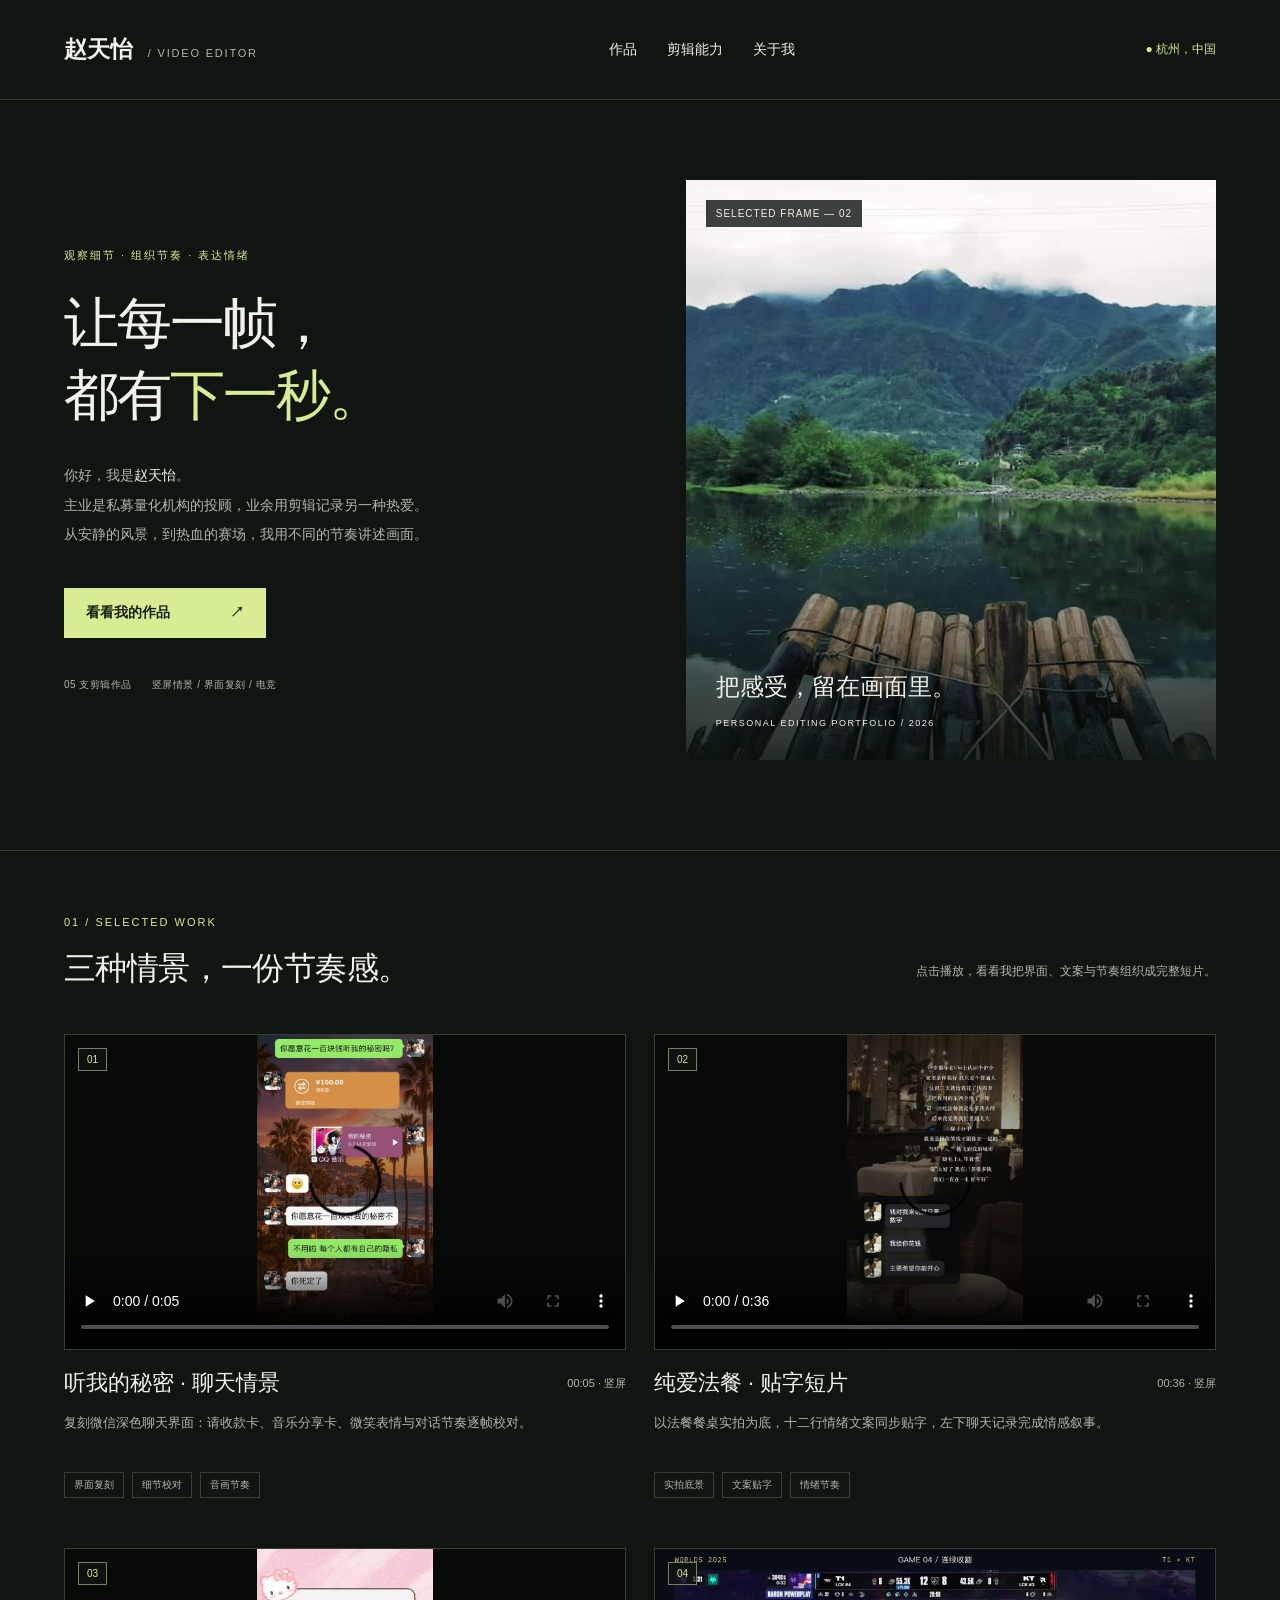
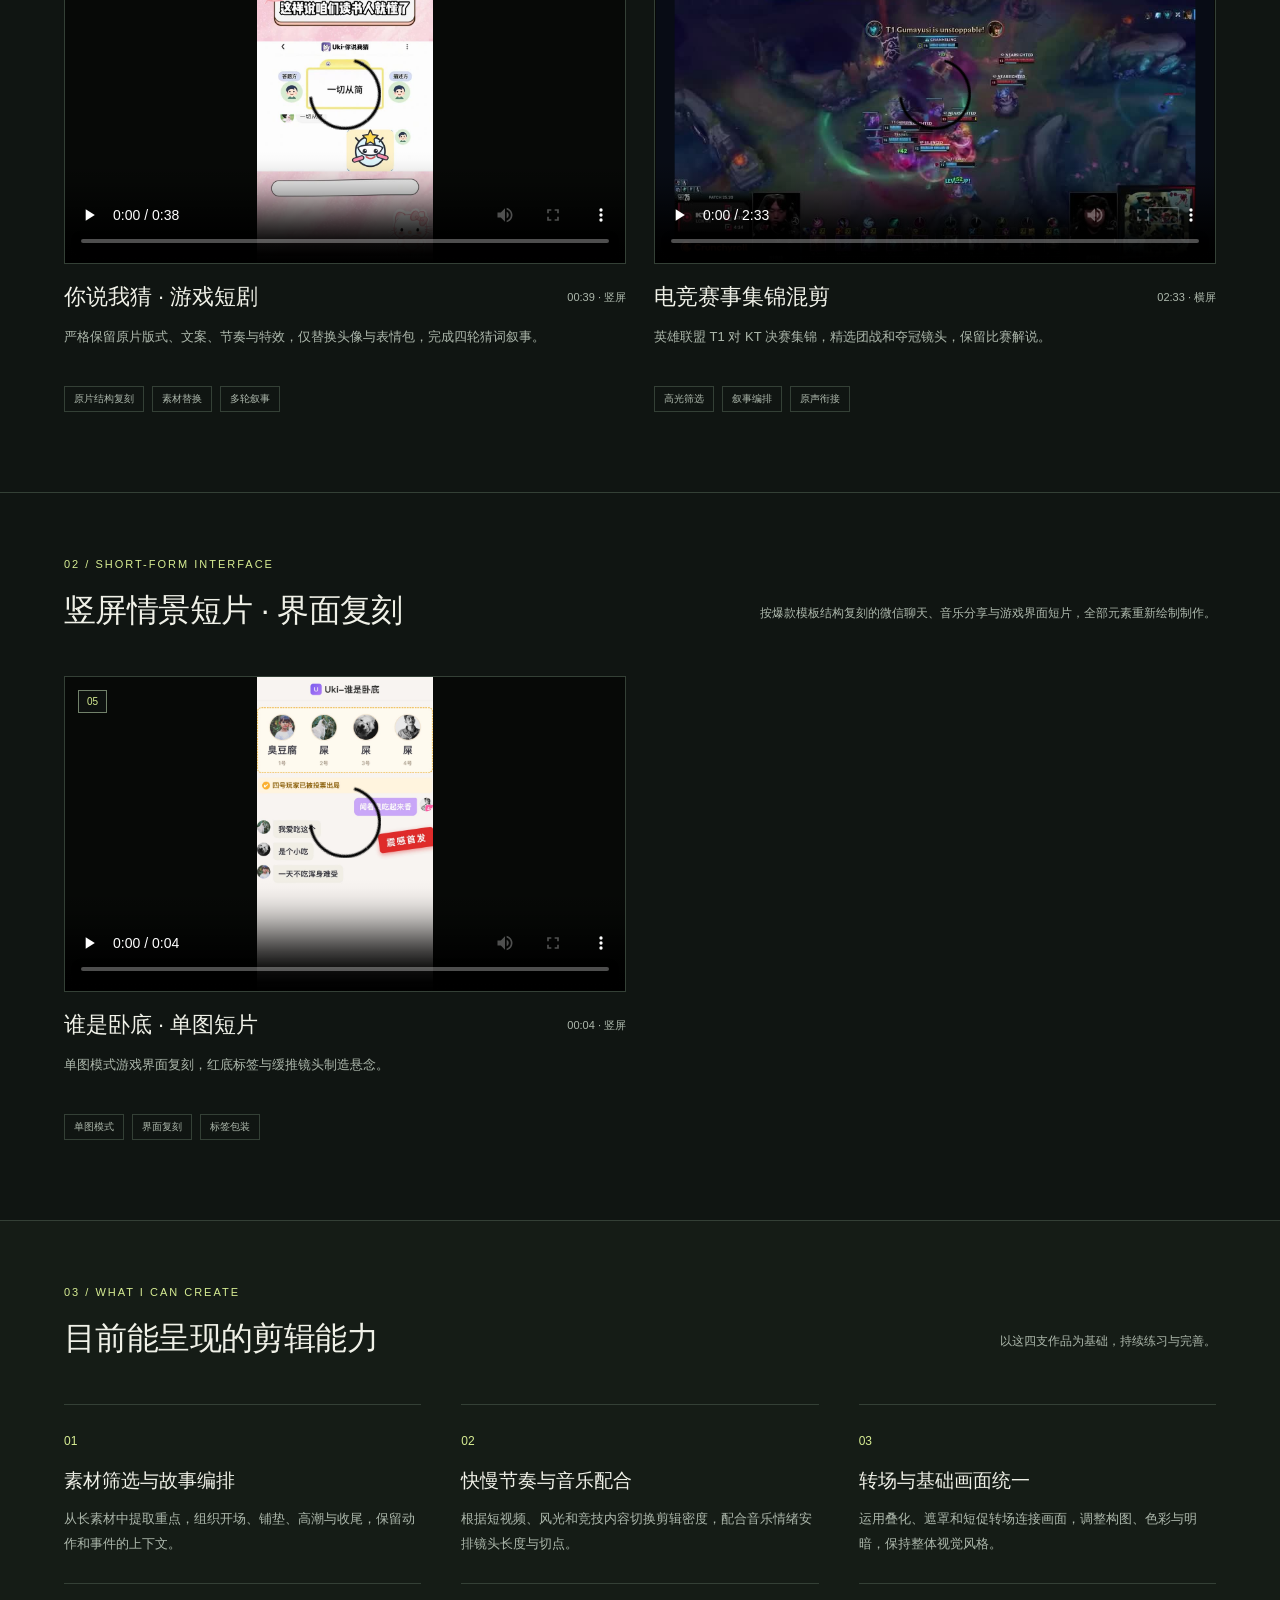
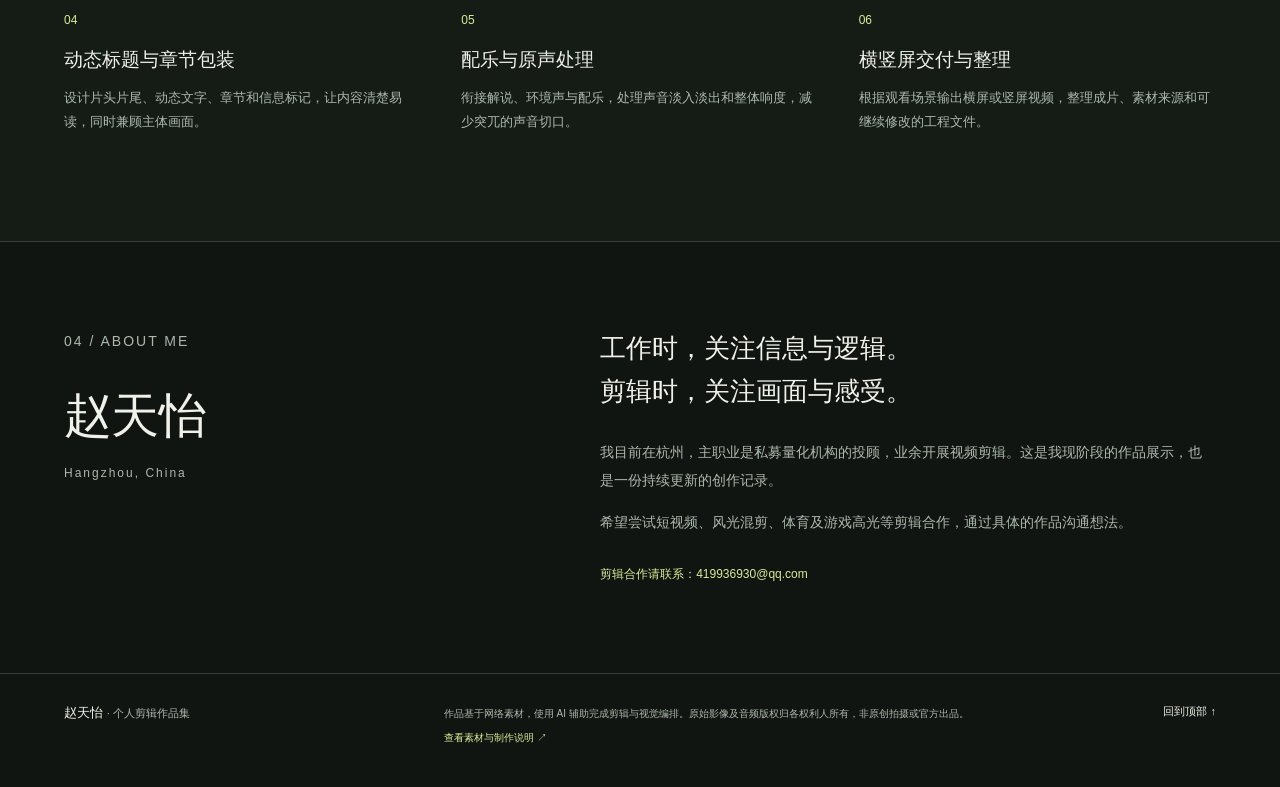
<file: index.html>
<!doctype html>
<html lang="zh-CN"><head><meta charset="UTF-8"><meta name="viewport" content="width=device-width,initial-scale=1"><meta name="description" content="赵天怡的个人视频剪辑作品集。现居杭州，主业为私募量化机构投顾，业余开展视频剪辑。竖屏情景短片、界面复刻及英雄联盟集锦。"><meta name="theme-color" content="#101512"><title>赵天怡 · 视频剪辑作品集</title><link rel="stylesheet" href="style.css"></head>
<body><header><a class="brand" href="#">赵天怡<span> / VIDEO EDITOR</span></a><nav aria-label="主导航"><a href="#work">作品</a><a href="#ability">剪辑能力</a><a href="#about">关于我</a></nav><span class="location">● 杭州，中国</span></header>
<main><section class="hero"><div class="hero-copy"><p class="eyebrow">观察细节 · 组织节奏 · 表达情绪</p><h1>让每一帧，<br>都有<span>下一秒。</span></h1><p class="intro">你好，我是<strong>赵天怡</strong>。<br>主业是私募量化机构的投顾，业余用剪辑记录另一种热爱。<br>从安静的风景，到热血的赛场，我用不同的节奏讲述画面。</p><a class="button" href="#work">看看我的作品 <span>↗</span></a><div class="hero-meta"><span>05 支剪辑作品</span><span>竖屏情景 / 界面复刻 / 电竞</span></div></div><div class="hero-image"><img src="media/hero.jpg" alt="风光混剪作品中的自然风景"><div class="frame-mark">SELECTED FRAME — 02</div><div class="image-caption"><span>把感受，留在画面里。</span><small>PERSONAL EDITING PORTFOLIO / 2026</small></div></div></section>
<section id="work" class="section"><div class="section-head"><div><p class="eyebrow">01 / SELECTED WORK</p><h2>三种情景，一份节奏感。</h2></div><p>点击播放，看看我把界面、文案与节奏组织成完整短片。</p></div><div class="works">
<article class="work"><div class="video-wrap vertical"><video controls playsinline preload="none" poster="media/secret.jpg" aria-label="听我的秘密微信聊天情景短片"><source data-hls="media/secret/index.m3u8" type="application/vnd.apple.mpegurl"></video><span class="num">01</span></div><div class="work-title"><h3>听我的秘密 · 聊天情景</h3><span>00:05 · 竖屏</span></div><p>复刻微信深色聊天界面：请收款卡、音乐分享卡、微笑表情与对话节奏逐帧校对。</p><div class="tags"><span>界面复刻</span><span>细节校对</span><span>音画节奏</span></div></article>
<article class="work"><div class="video-wrap vertical"><video controls playsinline preload="none" poster="media/french-table.jpg" aria-label="纯爱法餐贴字情感短片"><source data-hls="media/french-table/index.m3u8" type="application/vnd.apple.mpegurl"></video><span class="num">02</span></div><div class="work-title"><h3>纯爱法餐 · 贴字短片</h3><span>00:36 · 竖屏</span></div><p>以法餐餐桌实拍为底，十二行情绪文案同步贴字，左下聊天记录完成情感叙事。</p><div class="tags"><span>实拍底景</span><span>文案贴字</span><span>情绪节奏</span></div></article>
<article class="work"><div class="video-wrap vertical"><video controls playsinline preload="none" poster="media/guess-game.jpg" aria-label="你说我猜游戏情景短剧"><source data-hls="media/guess-game/index.m3u8" type="application/vnd.apple.mpegurl"></video><span class="num">03</span></div><div class="work-title"><h3>你说我猜 · 游戏短剧</h3><span>00:39 · 竖屏</span></div><p>严格保留原片版式、文案、节奏与特效，仅替换头像与表情包，完成四轮猜词叙事。</p><div class="tags"><span>原片结构复刻</span><span>素材替换</span><span>多轮叙事</span></div></article>
<article class="work"><div class="video-wrap"><video controls playsinline preload="none" poster="media/lol.jpg" aria-label="电竞赛事集锦混剪"><source data-hls="media/lol/index.m3u8" type="application/vnd.apple.mpegurl"></video><span class="num">04</span></div><div class="work-title"><h3>电竞赛事集锦混剪</h3><span>02:33 · 横屏</span></div><p>英雄联盟 T1 对 KT 决赛集锦，精选团战和夺冠镜头，保留比赛解说。</p><div class="tags"><span>高光筛选</span><span>叙事编排</span><span>原声衔接</span></div></article>
</div></section>
<section id="short" class="section"><div class="section-head"><div><p class="eyebrow">02 / SHORT-FORM INTERFACE</p><h2>竖屏情景短片 · 界面复刻</h2></div><p>按爆款模板结构复刻的微信聊天、音乐分享与游戏界面短片，全部元素重新绘制制作。</p></div><div class="works">
<article class="work"><div class="video-wrap vertical"><video controls playsinline preload="none" poster="media/undercover.jpg" aria-label="谁是卧底游戏截图短片"><source data-hls="media/undercover/index.m3u8" type="application/vnd.apple.mpegurl"></video><span class="num">05</span></div><div class="work-title"><h3>谁是卧底 · 单图短片</h3><span>00:04 · 竖屏</span></div><p>单图模式游戏界面复刻，红底标签与缓推镜头制造悬念。</p><div class="tags"><span>单图模式</span><span>界面复刻</span><span>标签包装</span></div></article>
</div></section>
<section id="ability" class="section ability"><div class="section-head"><div><p class="eyebrow">03 / WHAT I CAN CREATE</p><h2>目前能呈现的剪辑能力</h2></div><p>以这四支作品为基础，持续练习与完善。</p></div><div class="abilities"><div><span>01</span><h3>素材筛选与故事编排</h3><p>从长素材中提取重点，组织开场、铺垫、高潮与收尾，保留动作和事件的上下文。</p></div><div><span>02</span><h3>快慢节奏与音乐配合</h3><p>根据短视频、风光和竞技内容切换剪辑密度，配合音乐情绪安排镜头长度与切点。</p></div><div><span>03</span><h3>转场与基础画面统一</h3><p>运用叠化、遮罩和短促转场连接画面，调整构图、色彩与明暗，保持整体视觉风格。</p></div><div><span>04</span><h3>动态标题与章节包装</h3><p>设计片头片尾、动态文字、章节和信息标记，让内容清楚易读，同时兼顾主体画面。</p></div><div><span>05</span><h3>配乐与原声处理</h3><p>衔接解说、环境声与配乐，处理声音淡入淡出和整体响度，减少突兀的声音切口。</p></div><div><span>06</span><h3>横竖屏交付与整理</h3><p>根据观看场景输出横屏或竖屏视频，整理成片、素材来源和可继续修改的工程文件。</p></div></div></section>
<section id="about" class="section about"><div><p class="eyebrow">04 / ABOUT ME</p><h2>赵天怡<span>Hangzhou, China</span></h2></div><div><p class="about-main">工作时，关注信息与逻辑。<br>剪辑时，关注画面与感受。</p><p>我目前在杭州，主职业是私募量化机构的投顾，业余开展视频剪辑。这是我现阶段的作品展示，也是一份持续更新的创作记录。</p><p>希望尝试短视频、风光混剪、体育及游戏高光等剪辑合作，通过具体的作品沟通想法。</p><div class="about-note">剪辑合作请联系：<a href="mailto:419936930@qq.com">419936930@qq.com</a></div></div></section>
</main><footer><div>赵天怡 <span>· 个人剪辑作品集</span></div><p>作品基于网络素材，使用 AI 辅助完成剪辑与视觉编排。原始影像及音频版权归各权利人所有，非原创拍摄或官方出品。<a href="sources.html">查看素材与制作说明 ↗</a></p><a href="#">回到顶部 ↑</a></footer><script src="hls.min.js"></script><script>document.querySelectorAll("video").forEach(v=>{const url=v.querySelector("source").dataset.hls;if(v.canPlayType("application/vnd.apple.mpegurl")){v.src=url}else if(window.Hls&&Hls.isSupported()){const h=new Hls({autoStartLoad:false});h.loadSource(url);h.attachMedia(v);v.addEventListener("play",()=>h.startLoad(),{once:true})}});document.querySelectorAll('video').forEach(v=>{v.addEventListener('play',()=>document.querySelectorAll('video').forEach(o=>{if(o!==v)o.pause()}));v.addEventListener('error',()=>{const p=document.createElement('p');p.className='error';p.textContent='视频暂时无法加载，请刷新页面或稍后重试。';v.parentElement.append(p)})});</script></body></html>
</file>
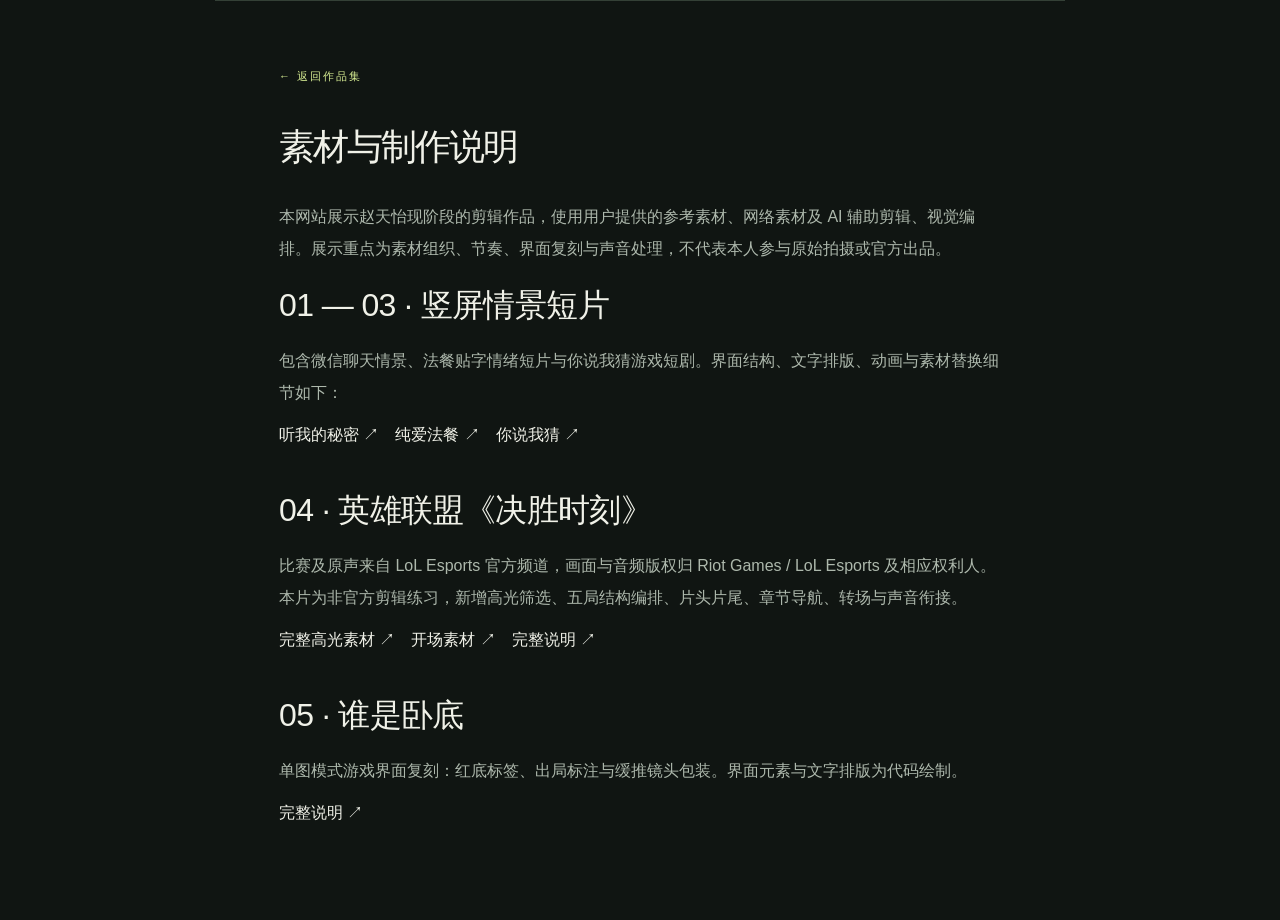
<file: sources.html>
<!doctype html><html lang="zh-CN"><meta charset="utf-8"><meta name="viewport" content="width=device-width,initial-scale=1"><title>素材与制作说明 · 赵天怡</title><link rel="stylesheet" href="style.css"><body><main class="section" style="max-width:850px;min-height:100vh"><a href="index.html" class="eyebrow">← 返回作品集</a><h1 style="font-size:36px;margin-top:40px">素材与制作说明</h1><p style="line-height:2;color:var(--muted)">本网站展示赵天怡现阶段的剪辑作品，使用用户提供的参考素材、网络素材及 AI 辅助剪辑、视觉编排。展示重点为素材组织、节奏、界面复刻与声音处理，不代表本人参与原始拍摄或官方出品。</p><h2>01 — 03 · 竖屏情景短片</h2><p style="line-height:2;color:var(--muted)">包含微信聊天情景、法餐贴字情绪短片与你说我猜游戏短剧。界面结构、文字排版、动画与素材替换细节如下：</p><p><a href="credits/secret.md">听我的秘密 ↗</a>　<a href="credits/french-table.md">纯爱法餐 ↗</a>　<a href="credits/guess-game.md">你说我猜 ↗</a></p><h2 style="margin-top:40px">04 · 英雄联盟《决胜时刻》</h2><p style="line-height:2;color:var(--muted)">比赛及原声来自 LoL Esports 官方频道，画面与音频版权归 Riot Games / LoL Esports 及相应权利人。本片为非官方剪辑练习，新增高光筛选、五局结构编排、片头片尾、章节导航、转场与声音衔接。</p><p><a href="https://www.youtube.com/watch?v=3d7CbPj5HTw">完整高光素材 ↗</a>　<a href="https://www.youtube.com/watch?v=mBMWbudfwyY">开场素材 ↗</a>　<a href="credits/lol.md">完整说明 ↗</a></p><h2 style="margin-top:40px">05 · 谁是卧底</h2><p style="line-height:2;color:var(--muted)">单图模式游戏界面复刻：红底标签、出局标注与缓推镜头包装。界面元素与文字排版为代码绘制。</p><p><a href="credits/undercover.md">完整说明 ↗</a></p></main></body></html>
</file>
<file: style.css>
:root{--bg:#101512;--panel:#19201a;--line:#344036;--text:#f0f1e8;--muted:#adb8ac;--accent:#d7ed93}*{box-sizing:border-box}html{scroll-behavior:smooth;scroll-padding-top:35px}body{margin:0;background:var(--bg);color:var(--text);font-family:"PingFang SC","Microsoft YaHei",sans-serif;-webkit-font-smoothing:antialiased}a{color:inherit;text-decoration:none}header{max-width:1440px;margin:auto;height:100px;padding:0 5%;display:flex;align-items:center;justify-content:space-between;border-bottom:1px solid var(--line)}.brand{font-size:23px;font-weight:600}.brand span{font-size:11px;letter-spacing:1.8px;font-weight:400;margin-left:10px;color:var(--muted)}nav{display:flex;gap:30px;font-size:14px}nav a:hover,footer a:hover{color:var(--accent)}.location{font-size:12px;color:var(--accent)}main{max-width:1440px;margin:auto}.hero{padding:80px 5% 90px;display:grid;grid-template-columns:1.05fr 1fr;gap:65px;align-items:center}.eyebrow{font-size:11px;letter-spacing:2px;color:var(--accent);margin:0 0 25px}h1{font-size:clamp(40px,4.3vw,67px);font-weight:500;line-height:1.3;letter-spacing:-2px;margin:0 0 30px}h1 span{color:var(--accent)}.intro{font-size:14px;line-height:2.1;color:var(--muted)}.intro strong{color:var(--text);font-weight:500}.button{margin:24px 0 40px;background:var(--accent);color:#182015;display:inline-flex;align-items:center;gap:60px;padding:16px 22px;font-size:14px;font-weight:600}.button:hover{background:#e9ffaf}.hero-meta{display:flex;gap:20px;font-size:10px;color:var(--muted);letter-spacing:.5px}.hero-image{height:580px;position:relative;overflow:hidden;background:var(--panel)}.hero-image img{width:100%;height:100%;object-fit:cover}.hero-image:after{content:"";position:absolute;inset:50% 0 0;background:linear-gradient(transparent,rgba(8,15,11,.85))}.frame-mark{position:absolute;top:20px;left:20px;background:#101512ce;padding:8px 10px;font-size:10px;letter-spacing:1px}.image-caption{position:absolute;z-index:1;bottom:32px;left:30px;display:flex;flex-direction:column;gap:15px}.image-caption span{font-size:24px}.image-caption small{font-size:9px;letter-spacing:1.5px}.section{padding:65px 5% 80px;border-top:1px solid var(--line)}.section-head{display:flex;justify-content:space-between;align-items:flex-end;gap:30px;margin-bottom:42px}.section-head .eyebrow{margin-bottom:16px}h2{font-size:32px;font-weight:500;margin:0;line-height:1.5;letter-spacing:-.6px}.section-head>p{font-size:12px;color:var(--muted)}.works{display:grid;grid-template-columns:1fr 1fr;gap:50px 28px}.video-wrap{aspect-ratio:16/9;background:#070907;position:relative;border:1px solid var(--line);overflow:hidden}.video-wrap video{width:100%;height:100%;object-fit:contain;display:block}.num{position:absolute;top:13px;left:13px;background:#101512bd;border:1px solid #71816a;padding:5px 8px;font-size:10px;pointer-events:none;color:var(--accent)}.work-title{display:flex;justify-content:space-between;align-items:center;gap:15px;margin-top:18px}.work-title h3{font-size:22px;font-weight:500;margin:0}.work-title>span{font-size:11px;color:var(--muted);white-space:nowrap}.work>p{font-size:13px;line-height:1.9;color:var(--muted);min-height:48px}.tags{display:flex;gap:8px;flex-wrap:wrap}.tags span{font-size:10px;color:var(--muted);border:1px solid var(--line);padding:5px 9px}.ability{background:#151c16}.abilities{display:grid;grid-template-columns:repeat(3,1fr);gap:0 40px}.abilities>div{padding:26px 0;border-top:1px solid var(--line)}.abilities span{font-size:12px;color:var(--accent)}.abilities h3{font-size:19px;font-weight:500;margin:19px 0 13px}.abilities p{font-size:13px;line-height:1.9;color:var(--muted);margin:0}.about{display:grid;grid-template-columns:1fr 1.35fr;gap:80px;padding-top:85px;padding-bottom:90px}.about h2{font-size:48px}.about h2 span{display:block;font-size:12px;letter-spacing:2px;margin-top:12px;color:var(--muted)}.about p{font-size:14px;line-height:2;color:var(--muted);max-width:620px}.about .about-main{font-size:26px;color:var(--text);line-height:1.65;margin:0 0 25px}.about-note{margin-top:30px;color:var(--accent);font-size:12px}footer{max-width:1440px;margin:auto;padding:30px 5% 40px;border-top:1px solid var(--line);display:grid;grid-template-columns:1fr 2fr auto;gap:40px;align-items:start;font-size:13px}footer span{color:var(--muted);font-size:11px}footer p{margin:0;color:var(--muted);font-size:10px;line-height:1.9}footer p a{display:block;color:var(--accent);margin-top:5px}footer>a{font-size:11px}.error{position:absolute;inset:40% 20px auto;text-align:center;background:#101512;padding:12px;font-size:12px}@media(max-width:900px){.hero{gap:30px}.hero-image{height:490px}.location{display:none}.hero-meta{flex-direction:column;gap:8px}.abilities{grid-template-columns:1fr 1fr}.about{gap:40px}footer{grid-template-columns:1fr 2fr}footer>a{display:none}}@media(max-width:600px){header{height:78px}.brand{font-size:20px}.brand span{display:none}nav{gap:18px;font-size:12px}.hero{padding-top:48px;grid-template-columns:1fr;gap:36px}.hero h1{font-size:49px}.intro{font-size:13px}.hero-image{height:360px}.button{margin-bottom:26px}.hero-meta{flex-direction:row;gap:18px}.section{padding-top:45px;padding-bottom:50px}.section-head{display:block;margin-bottom:28px}h2{font-size:26px}.section-head>p{margin-top:16px}.works{grid-template-columns:1fr;gap:36px}.work-title h3{font-size:21px}.abilities{gap:0 24px}.abilities h3{font-size:16px;line-height:1.5}.abilities p{font-size:12px}.about{grid-template-columns:1fr;gap:32px}.about .about-main{font-size:23px}footer{grid-template-columns:1fr;gap:18px}.hero-copy .eyebrow{font-size:10px}}@media(prefers-reduced-motion:reduce){html{scroll-behavior:auto}}
</file>
